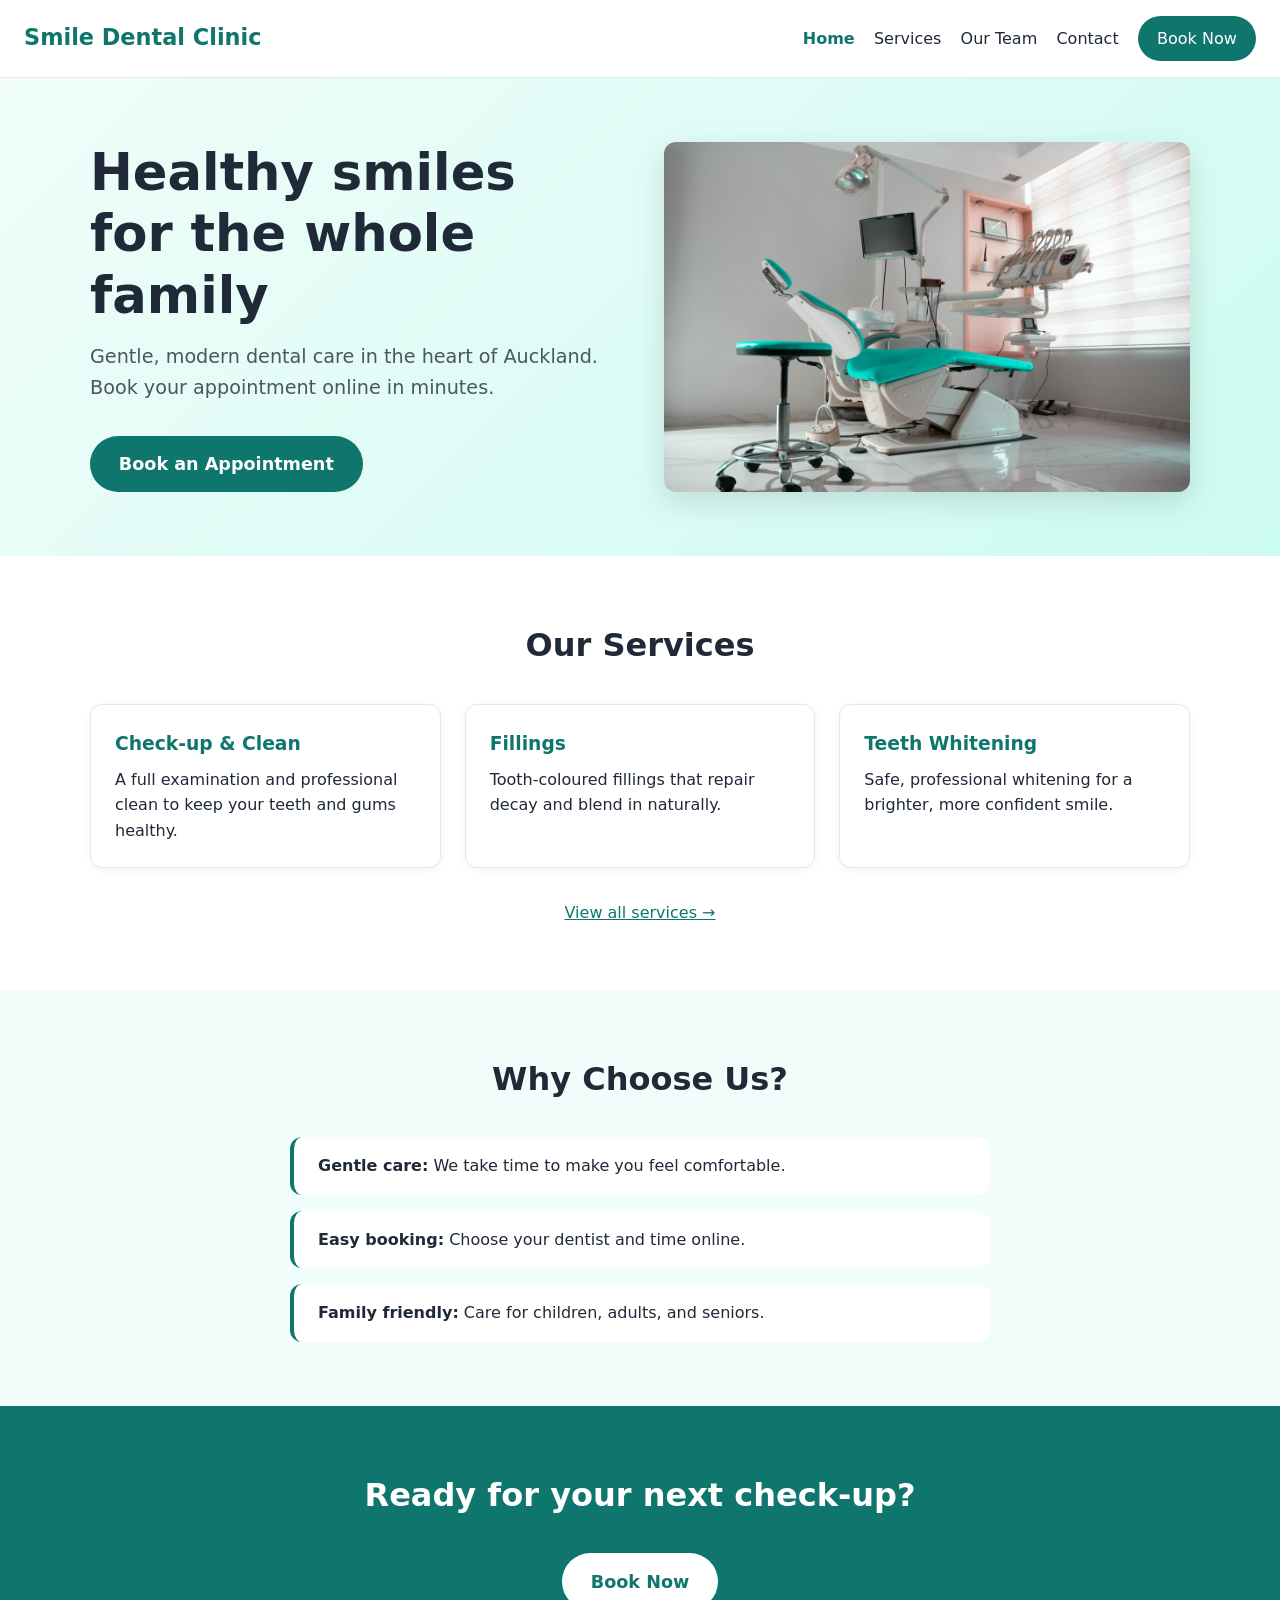
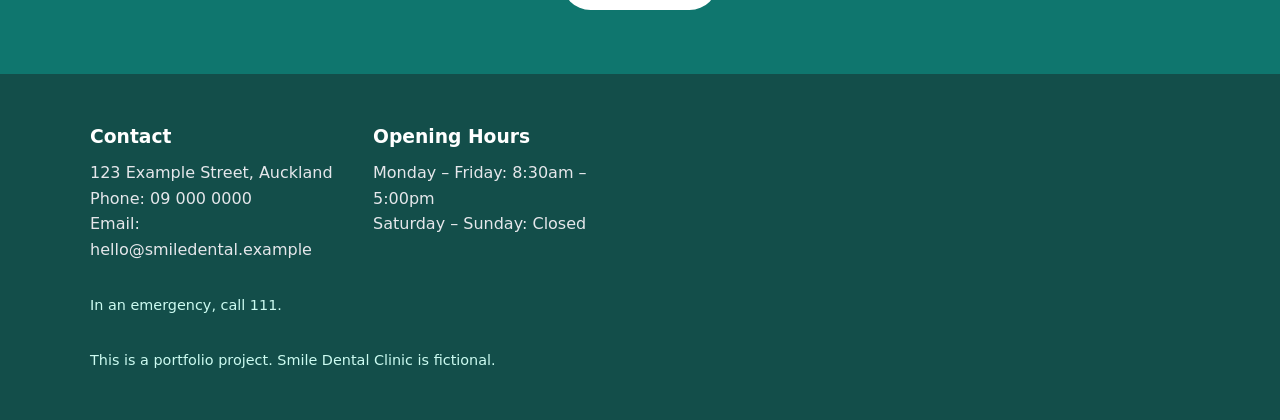
<file: frontend/index.html>
<!DOCTYPE html>
<html lang="en-NZ">
<head>
  <!-- Page settings (not visible on the page) -->
  <meta charset="UTF-8">
  <meta name="viewport" content="width=device-width, initial-scale=1.0">
  <meta name="description" content="Smile Dental Clinic offers friendly family dental care in Auckland. Book your appointment online.">
  <title>Smile Dental Clinic | Family Dental Care</title>
  <link rel="stylesheet" href="css/styles.css">
  <link rel="icon" href="images/favicon.svg" type="image/svg+xml">
</head>
<body>

  <!-- HEADER: logo and navigation menu -->
  <header class="site-header">
    <a href="index.html" class="logo">Smile Dental Clinic</a>
    <nav>
      <ul class="nav-links">
        <li><a href="index.html" aria-current="page">Home</a></li>
        <li><a href="services.html">Services</a></li>
        <li><a href="team.html">Our Team</a></li>
        <li><a href="contact.html">Contact</a></li>
        <li><a href="booking.html" class="btn">Book Now</a></li>
      </ul>
    </nav>
  </header>

  <main>

    <!-- HERO: the first big section visitors see -->
      <section class="hero">
      <div class="hero-text">
        <h1>Healthy smiles for the whole family</h1>
        <p>Gentle, modern dental care in the heart of Auckland. Book your appointment online in minutes.</p>
        <a href="booking.html" class="btn btn-large">Book an Appointment</a>
      </div>
      <img src="images/hero.jpg" alt="Bright, modern dental treatment room with a teal dental chair" width="1200" height="800" class="hero-image">
    </section>
    
    <!-- SERVICES PREVIEW: a few popular services -->
    <section class="services-preview">
      <h2>Our Services</h2>
      <div class="cards">
        <article class="card">
          <h3>Check-up &amp; Clean</h3>
          <p>A full examination and professional clean to keep your teeth and gums healthy.</p>
        </article>
        <article class="card">
          <h3>Fillings</h3>
          <p>Tooth-coloured fillings that repair decay and blend in naturally.</p>
        </article>
        <article class="card">
          <h3>Teeth Whitening</h3>
          <p>Safe, professional whitening for a brighter, more confident smile.</p>
        </article>
      </div>
      <a href="services.html">View all services →</a>
    </section>

    <!-- WHY CHOOSE US: reasons to trust the clinic -->
    <section class="why-us">
      <h2>Why Choose Us?</h2>
      <ul>
        <li><strong>Gentle care:</strong> We take time to make you feel comfortable.</li>
        <li><strong>Easy booking:</strong> Choose your dentist and time online.</li>
        <li><strong>Family friendly:</strong> Care for children, adults, and seniors.</li>
      </ul>
    </section>

    <!-- CALL TO ACTION: encourage booking -->
    <section class="cta">
      <h2>Ready for your next check-up?</h2>
      <a href="booking.html" class="btn btn-large">Book Now</a>
    </section>

  </main>

  <!-- FOOTER: contact details and important notices -->
  <footer class="site-footer">
    <div>
      <h3>Contact</h3>
      <p>123 Example Street, Auckland</p>
      <p>Phone: 09 000 0000</p>
      <p>Email: hello@smiledental.example</p>
    </div>
    <div>
      <h3>Opening Hours</h3>
      <p>Monday – Friday: 8:30am – 5:00pm</p>
      <p>Saturday – Sunday: Closed</p>
    </div>
    <p class="notice">In an emergency, call 111.</p>
    <p class="notice">This is a portfolio project. Smile Dental Clinic is fictional.</p>
  </footer>

  <script src="js/main.js"></script>
</body>
</html>
</file>
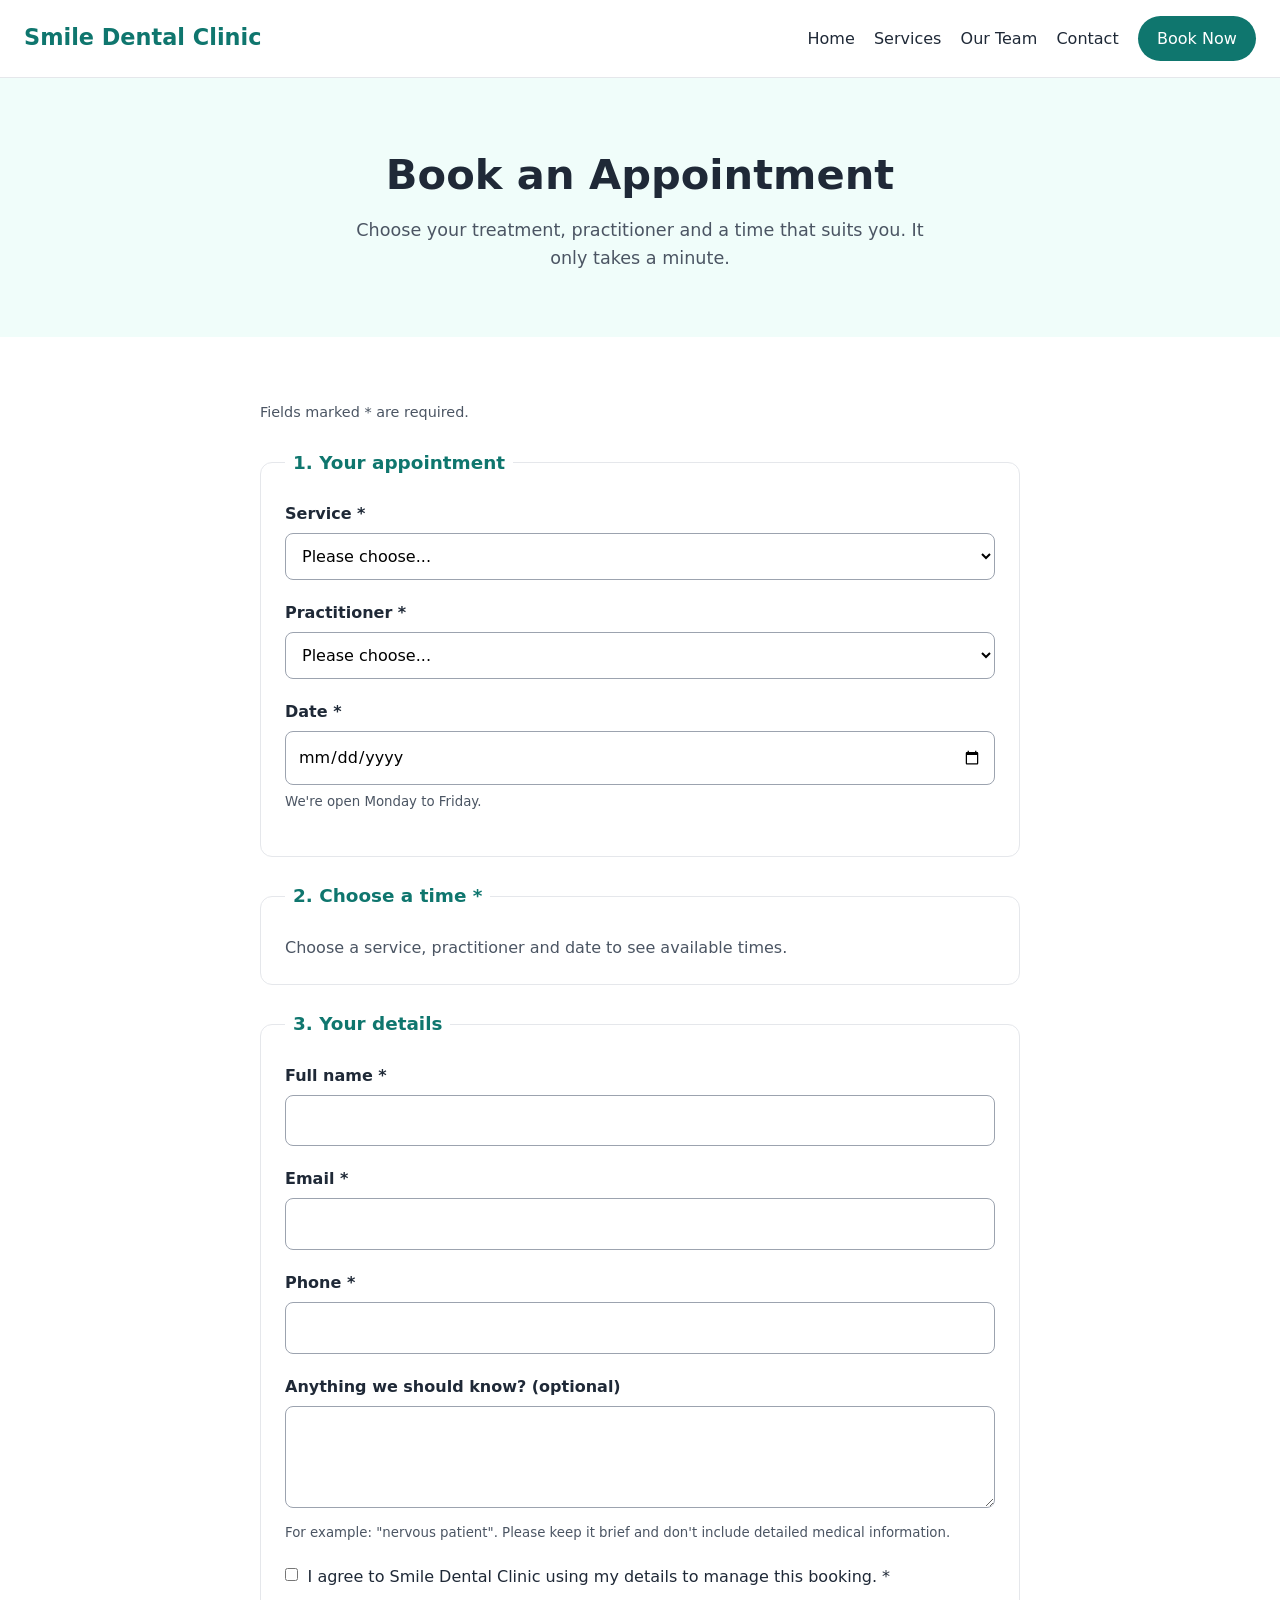
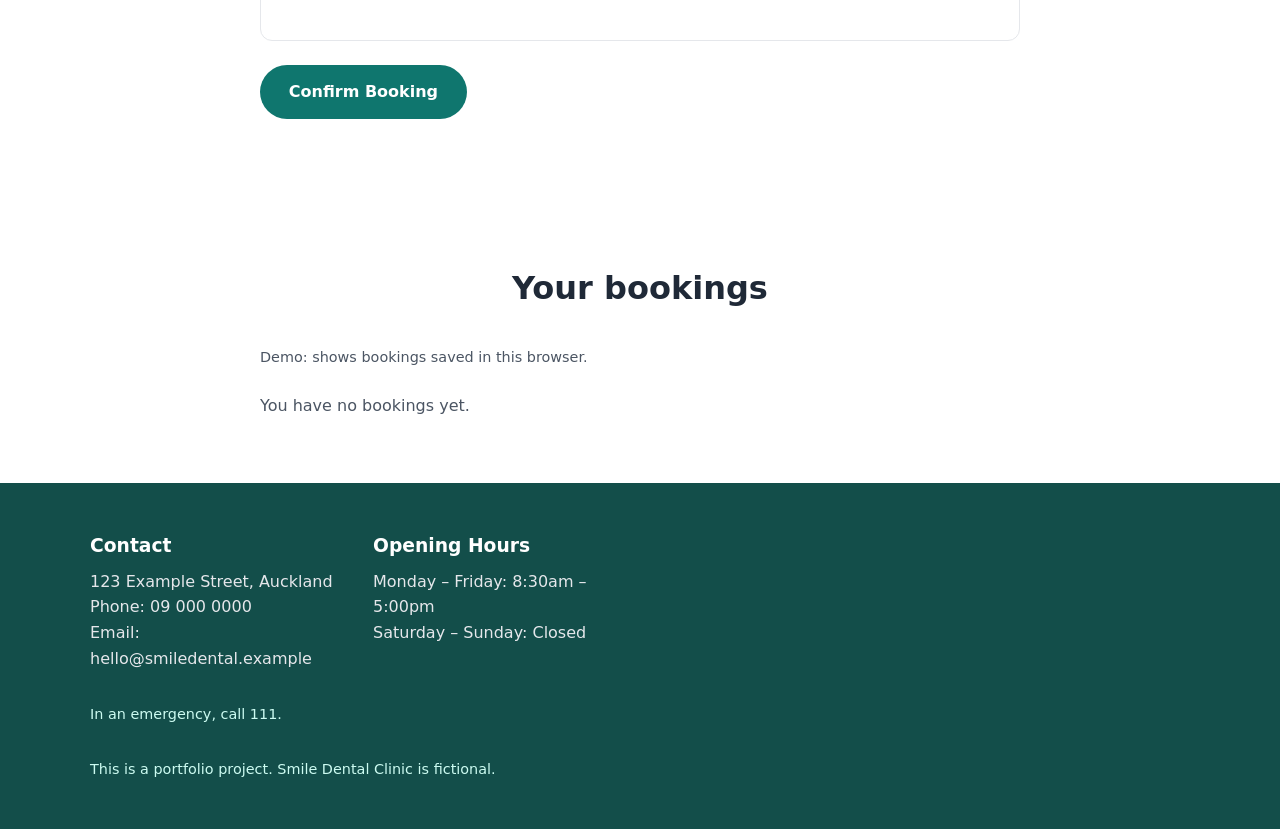
<file: frontend/booking.html>
<!doctype html>
<html lang="en-NZ">
  <head>
    <meta charset="UTF-8" />
    <meta name="viewport" content="width=device-width, initial-scale=1.0" />
    <meta
      name="description"
      content="Book a dental appointment online at Smile Dental Clinic."
    />
    <title>Book an Appointment | Smile Dental Clinic</title>
    <link rel="stylesheet" href="css/styles.css" />
    <link rel="icon" href="images/favicon.svg" type="image/svg+xml">
  </head>
  <body>
    <!-- HEADER -->
    <header class="site-header">
      <a href="index.html" class="logo">Smile Dental Clinic</a>
      <nav>
        <ul class="nav-links">
          <li><a href="index.html">Home</a></li>
          <li><a href="services.html">Services</a></li>
          <li><a href="team.html">Our Team</a></li>
          <li><a href="contact.html">Contact</a></li>
          <li>
            <a href="booking.html" class="btn" aria-current="page">Book Now</a>
          </li>
        </ul>
      </nav>
    </header>

    <main>
      <!-- PAGE HEADER -->
      <section class="page-header">
        <h1>Book an Appointment</h1>
        <p>
          Choose your treatment, practitioner and a time that suits you. It only
          takes a minute.
        </p>
      </section>

      <!-- BOOKING FORM -->
      <section>
        <form id="booking-form" class="booking-form">
          <p class="required-note">Fields marked * are required.</p>

          <!-- STEP 1: What and when -->
          <fieldset>
            <legend>1. Your appointment</legend>

            <div class="form-group">
              <label for="service">Service *</label>
              <select id="service" name="service" required>
                <option value="">Please choose...</option>
                <option value="checkup">Check-up &amp; Clean (45 min)</option>
                <option value="child-checkup">
                  Children's Check-up (30 min)
                </option>
                <option value="filling">Fillings (45 min)</option>
                <option value="whitening">Teeth Whitening (60 min)</option>
                <option value="extraction">Tooth Extraction (45 min)</option>
                <option value="emergency">
                  Emergency Appointment (30 min)
                </option>
              </select>
            </div>

            <div class="form-group">
              <label for="practitioner">Practitioner *</label>
              <select id="practitioner" name="practitioner" required>
                <option value="">Please choose...</option>
                <option value="aroha">Dr Aroha Smith (Dentist)</option>
                <option value="james">Dr James Patel (Dentist)</option>
                <option value="mei">Mei Chen (Dental Hygienist)</option>
                <option value="sophie">Sophie Taylor (Dental Therapist)</option>
              </select>
            </div>

            <div class="form-group">
              <label for="date">Date *</label>
              <input type="date" id="date" name="date" required />
              <small>We're open Monday to Friday.</small>
            </div>
          </fieldset>

          <!-- STEP 2: Time -->
          <fieldset>
            <legend>2. Choose a time *</legend>
            <div id="time-slots" class="time-slots">
              <p class="slots-message">
                Choose a service, practitioner and date to see available times.
              </p>
            </div>
          </fieldset>

          <!-- STEP 3: Patient details -->
          <fieldset>
            <legend>3. Your details</legend>

            <div class="form-group">
              <label for="patient-name">Full name *</label>
              <input
                type="text"
                id="patient-name"
                name="patientName"
                autocomplete="name"
                required
                minlength="2"
                maxlength="100"
              />
            </div>

            <div class="form-group">
              <label for="patient-email">Email *</label>
              <input
                type="email"
                id="patient-email"
                name="patientEmail"
                autocomplete="email"
                required
              />
            </div>

            <div class="form-group">
              <label for="patient-phone">Phone *</label>
              <input
                type="tel"
                id="patient-phone"
                name="patientPhone"
                autocomplete="tel"
                required
              />
            </div>

            <div class="form-group">
              <label for="notes">Anything we should know? (optional)</label>
              <textarea
                id="notes"
                name="notes"
                rows="3"
                maxlength="500"
              ></textarea>
              <small
                >For example: "nervous patient". Please keep it brief and don't
                include detailed medical information.</small
              >
            </div>

            <div class="form-group checkbox-group">
              <input
                type="checkbox"
                id="booking-consent"
                name="consent"
                required
              />
              <label for="booking-consent"
                >I agree to Smile Dental Clinic using my details to manage this
                booking.&nbsp;*</label
              >
            </div>
          </fieldset>

          <button type="submit" class="btn btn-large">Confirm Booking</button>
          <p id="booking-status" class="form-status" role="status"></p>
        </form>
      </section>

      <!-- MY BOOKINGS -->
      <section>
        <div class="my-bookings">
          <h2>Your bookings</h2>
          <p class="required-note">
            Demo: shows bookings saved in this browser.
          </p>
          <ul id="booking-list" class="booking-list"></ul>
        </div>
      </section>
    </main>

    <!-- FOOTER -->
    <footer class="site-footer">
      <div>
        <h3>Contact</h3>
        <p>123 Example Street, Auckland</p>
        <p>Phone: 09 000 0000</p>
        <p>Email: hello@smiledental.example</p>
      </div>
      <div>
        <h3>Opening Hours</h3>
        <p>Monday – Friday: 8:30am – 5:00pm</p>
        <p>Saturday – Sunday: Closed</p>
      </div>
      <p class="notice">In an emergency, call 111.</p>
      <p class="notice">
        This is a portfolio project. Smile Dental Clinic is fictional.
      </p>
    </footer>

    <script src="js/main.js"></script>
  </body>
</html>
</file>
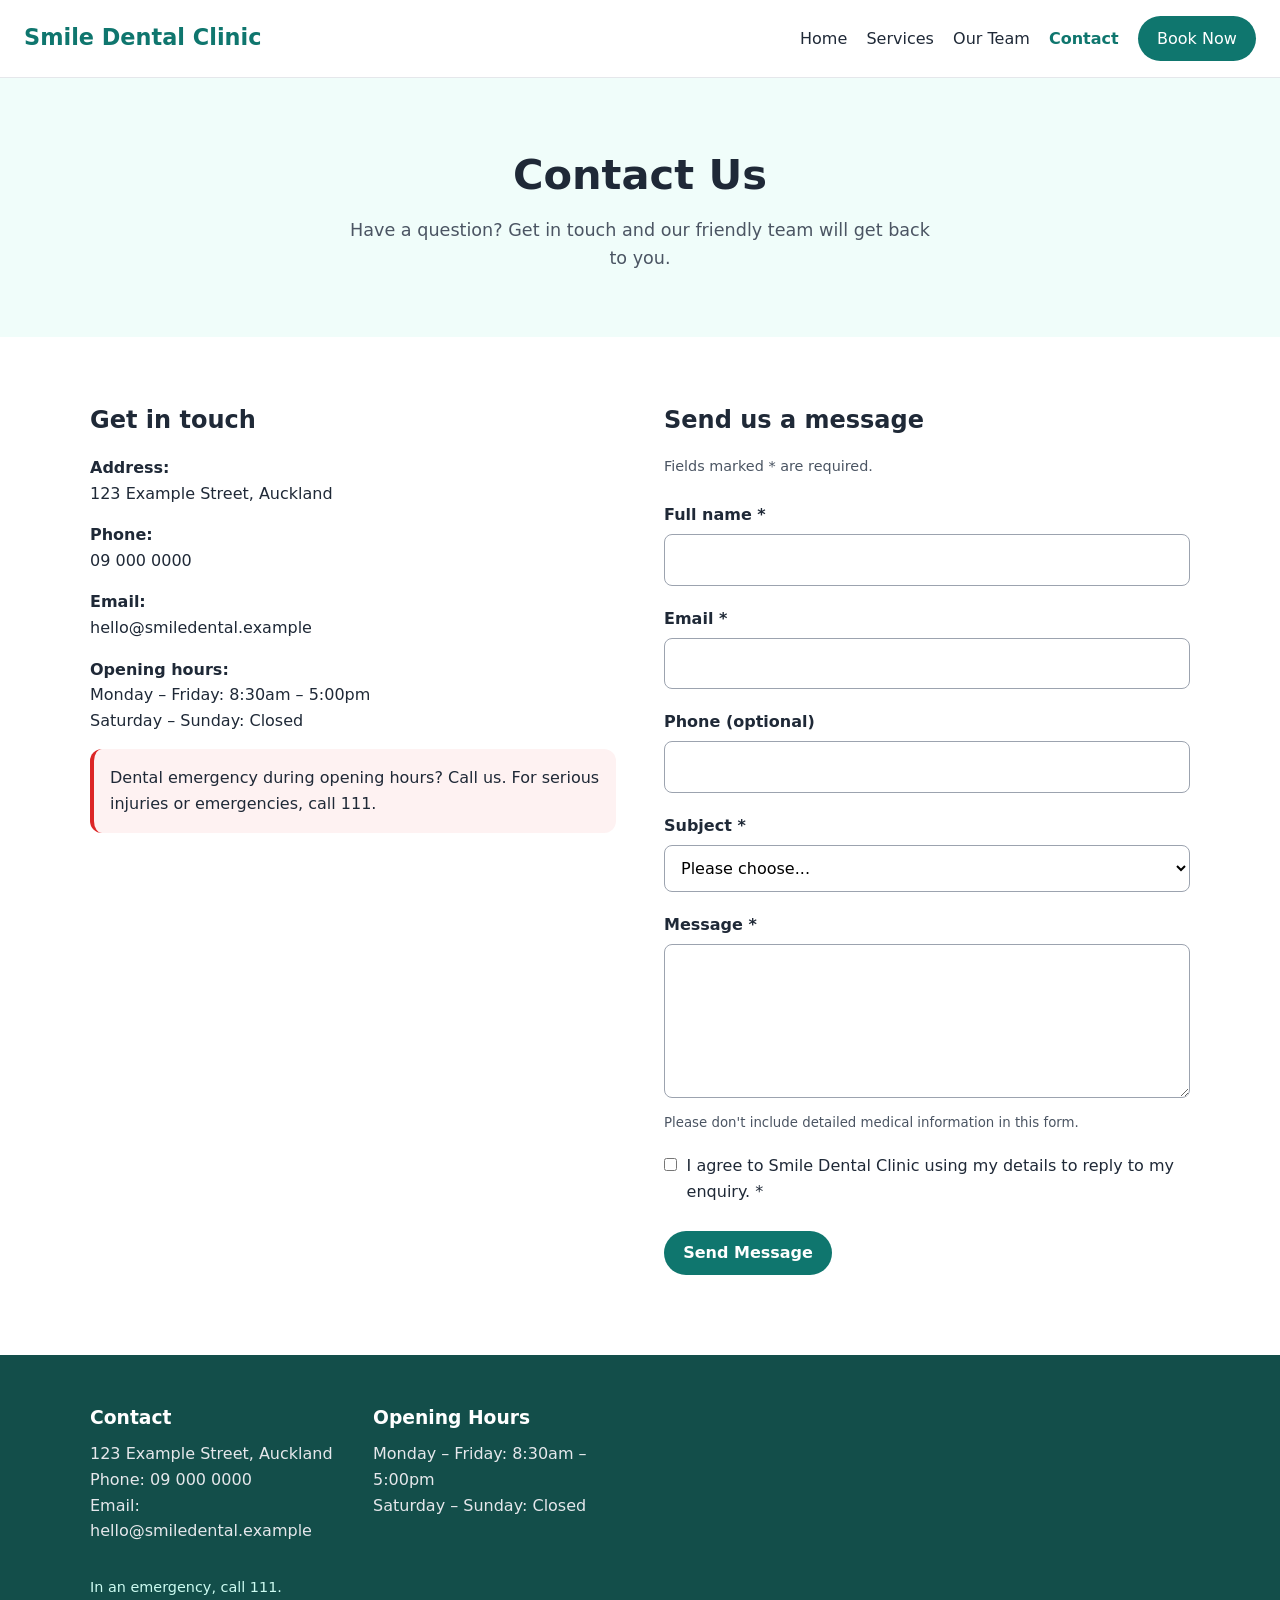
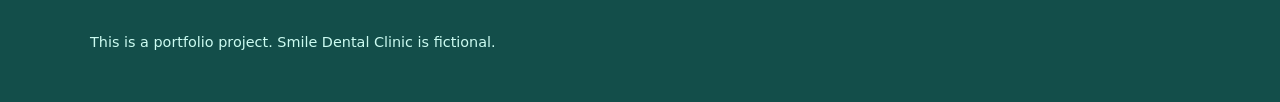
<file: frontend/contact.html>
<!DOCTYPE html>
<html lang="en-NZ">
<head>
  <meta charset="UTF-8">
  <meta name="viewport" content="width=device-width, initial-scale=1.0">
  <meta name="description" content="Contact Smile Dental Clinic. Find our address, opening hours and send us a message.">
  <title>Contact Us | Smile Dental Clinic</title>
  <link rel="stylesheet" href="css/styles.css">
  <link rel="icon" href="images/favicon.svg" type="image/svg+xml">
</head>
<body>

  <!-- HEADER -->
  <header class="site-header">
    <a href="index.html" class="logo">Smile Dental Clinic</a>
    <nav>
      <ul class="nav-links">
        <li><a href="index.html">Home</a></li>
        <li><a href="services.html">Services</a></li>
        <li><a href="team.html">Our Team</a></li>
        <li><a href="contact.html" aria-current="page">Contact</a></li>
        <li><a href="booking.html" class="btn">Book Now</a></li>
      </ul>
    </nav>
  </header>

  <main>

    <!-- PAGE HEADER -->
    <section class="page-header">
      <h1>Contact Us</h1>
      <p>Have a question? Get in touch and our friendly team will get back to you.</p>
    </section>

    <!-- CONTACT DETAILS + FORM -->
    <section class="contact-layout">

      <!-- Left: clinic details -->
      <div class="contact-info">
        <h2>Get in touch</h2>
        <p><strong>Address:</strong><br>123 Example Street, Auckland</p>
        <p><strong>Phone:</strong><br>09 000 0000</p>
        <p><strong>Email:</strong><br>hello@smiledental.example</p>
        <p><strong>Opening hours:</strong><br>Monday – Friday: 8:30am – 5:00pm<br>Saturday – Sunday: Closed</p>
        <p class="emergency">Dental emergency during opening hours? Call us. For serious injuries or emergencies, call 111.</p>
      </div>

      <!-- Right: contact form -->
      <div class="contact-form-wrapper">
        <h2>Send us a message</h2>
        <p class="required-note">Fields marked * are required.</p>

        <form id="contact-form">

          <div class="form-group">
            <label for="name">Full name *</label>
            <input type="text" id="name" name="name" autocomplete="name" required minlength="2" maxlength="100">
          </div>

          <div class="form-group">
            <label for="email">Email *</label>
            <input type="email" id="email" name="email" autocomplete="email" required>
          </div>

          <div class="form-group">
            <label for="phone">Phone (optional)</label>
            <input type="tel" id="phone" name="phone" autocomplete="tel">
          </div>

          <div class="form-group">
            <label for="subject">Subject *</label>
            <select id="subject" name="subject" required>
              <option value="">Please choose...</option>
              <option value="general">General enquiry</option>
              <option value="appointment">Question about an appointment</option>
              <option value="billing">Billing</option>
              <option value="feedback">Feedback</option>
            </select>
          </div>

          <div class="form-group">
            <label for="message">Message *</label>
            <textarea id="message" name="message" rows="5" required minlength="10" maxlength="1000"></textarea>
            <small>Please don't include detailed medical information in this form.</small>
          </div>

          <div class="form-group checkbox-group">
            <input type="checkbox" id="consent" name="consent" required>
            <label for="consent">I agree to Smile Dental Clinic using my details to reply to my enquiry.&nbsp;*</label>
          </div>

          <button type="submit" class="btn">Send Message</button>

          <!-- Success message appears here -->
          <p id="form-status" class="form-status" role="status"></p>

        </form>
      </div>

    </section>

  </main>

  <!-- FOOTER -->
  <footer class="site-footer">
    <div>
      <h3>Contact</h3>
      <p>123 Example Street, Auckland</p>
      <p>Phone: 09 000 0000</p>
      <p>Email: hello@smiledental.example</p>
    </div>
    <div>
      <h3>Opening Hours</h3>
      <p>Monday – Friday: 8:30am – 5:00pm</p>
      <p>Saturday – Sunday: Closed</p>
    </div>
    <p class="notice">In an emergency, call 111.</p>
    <p class="notice">This is a portfolio project. Smile Dental Clinic is fictional.</p>
  </footer>

  <script src="js/main.js"></script>
</body>
</html>
</file>
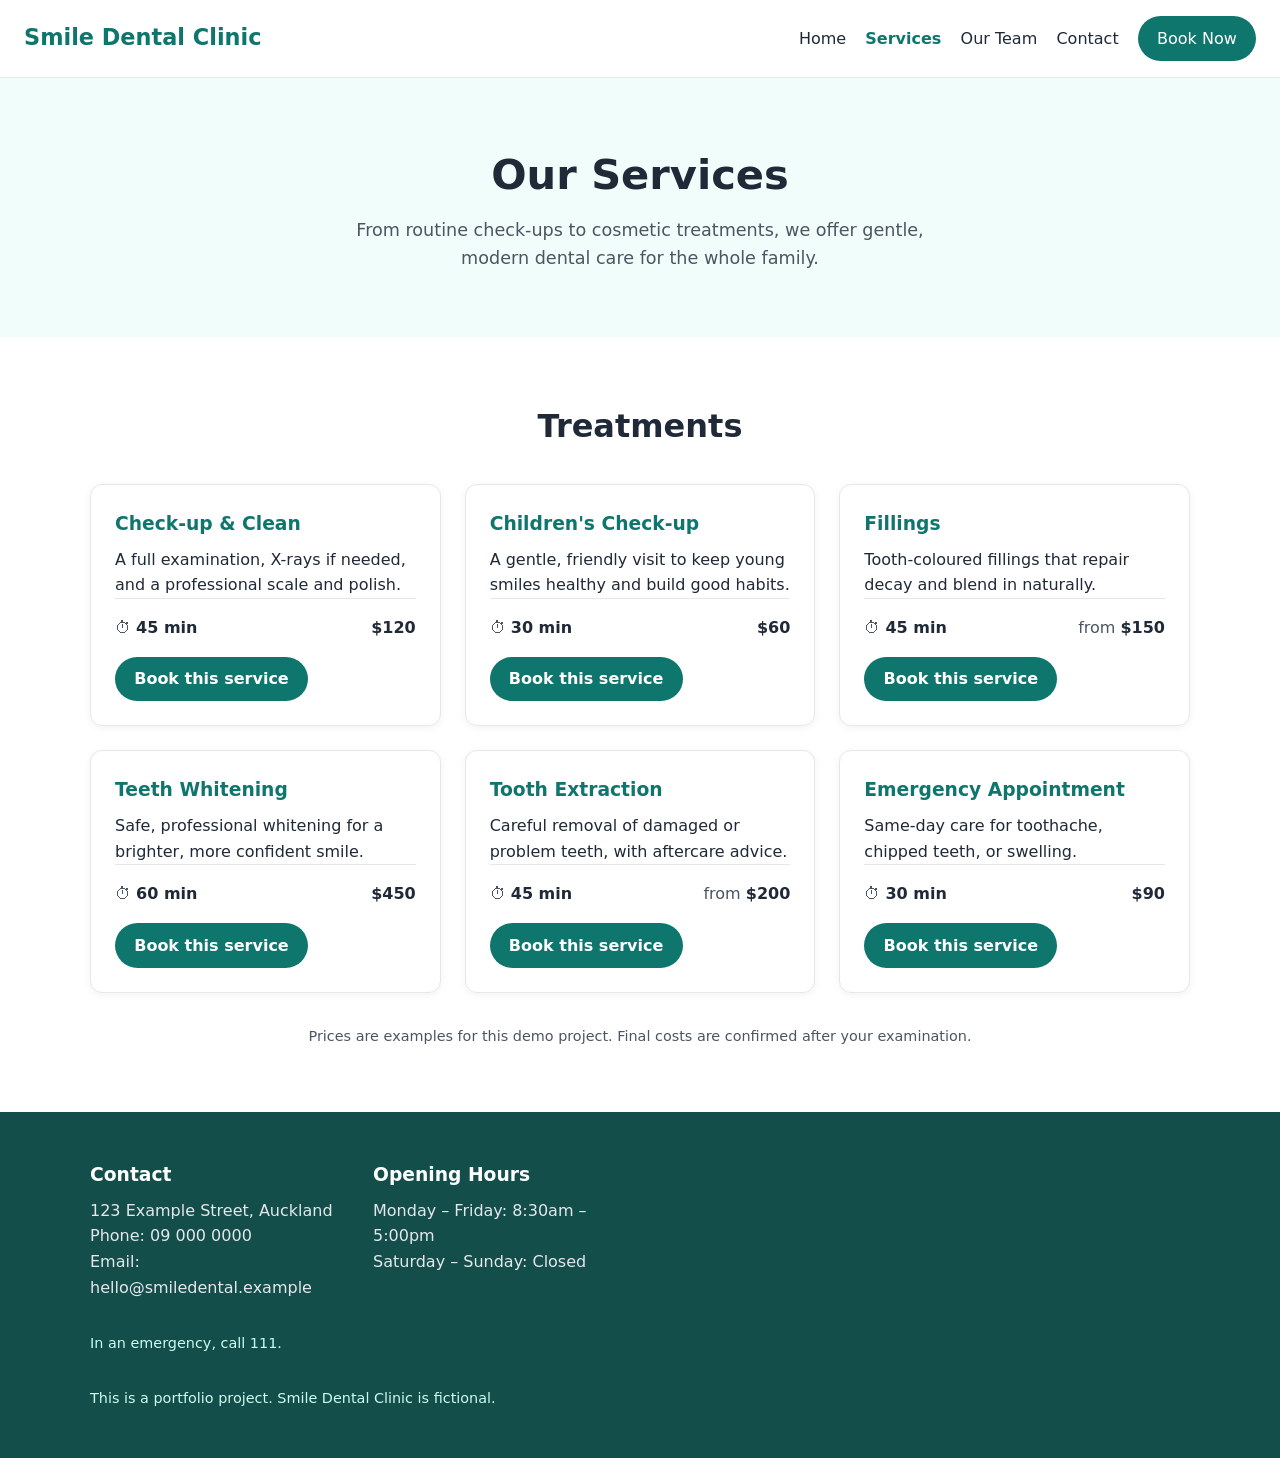
<file: frontend/services.html>
<!DOCTYPE html>
<html lang="en-NZ">
<head>
  <meta charset="UTF-8">
  <meta name="viewport" content="width=device-width, initial-scale=1.0">
  <meta name="description" content="Dental services at Smile Dental Clinic, including check-ups, fillings, whitening and more.">
  <title>Our Services | Smile Dental Clinic</title>
  <link rel="stylesheet" href="css/styles.css">
  <link rel="icon" href="images/favicon.svg" type="image/svg+xml">
</head>
<body>

  <!-- HEADER (same as the homepage) -->
  <header class="site-header">
    <a href="index.html" class="logo">Smile Dental Clinic</a>
    <nav>
      <ul class="nav-links">
        <li><a href="index.html">Home</a></li>
        <li><a href="services.html" aria-current="page">Services</a></li>
        <li><a href="team.html">Our Team</a></li>
        <li><a href="contact.html">Contact</a></li>
        <li><a href="booking.html" class="btn">Book Now</a></li>
      </ul>
    </nav>
  </header>

  <main>

    <!-- PAGE HEADER -->
    <section class="page-header">
      <h1>Our Services</h1>
      <p>From routine check-ups to cosmetic treatments, we offer gentle, modern dental care for the whole family.</p>
    </section>

    <!-- SERVICES LIST -->
    <section class="services-list">
      <h2>Treatments</h2>
      <div class="cards">

        <article class="card service-card">
          <h3>Check-up &amp; Clean</h3>
          <p>A full examination, X-rays if needed, and a professional scale and polish.</p>
          <div class="service-meta">
            <span>⏱ <strong>45 min</strong></span>
            <span><strong>$120</strong></span>
          </div>
          <a href="booking.html" class="btn">Book this service</a>
        </article>

        <article class="card service-card">
          <h3>Children's Check-up</h3>
          <p>A gentle, friendly visit to keep young smiles healthy and build good habits.</p>
          <div class="service-meta">
            <span>⏱ <strong>30 min</strong></span>
            <span><strong>$60</strong></span>
          </div>
          <a href="booking.html" class="btn">Book this service</a>
        </article>

        <article class="card service-card">
          <h3>Fillings</h3>
          <p>Tooth-coloured fillings that repair decay and blend in naturally.</p>
          <div class="service-meta">
            <span>⏱ <strong>45 min</strong></span>
            <span>from <strong>$150</strong></span>
          </div>
          <a href="booking.html" class="btn">Book this service</a>
        </article>

        <article class="card service-card">
          <h3>Teeth Whitening</h3>
          <p>Safe, professional whitening for a brighter, more confident smile.</p>
          <div class="service-meta">
            <span>⏱ <strong>60 min</strong></span>
            <span><strong>$450</strong></span>
          </div>
          <a href="booking.html" class="btn">Book this service</a>
        </article>

        <article class="card service-card">
          <h3>Tooth Extraction</h3>
          <p>Careful removal of damaged or problem teeth, with aftercare advice.</p>
          <div class="service-meta">
            <span>⏱ <strong>45 min</strong></span>
            <span>from <strong>$200</strong></span>
          </div>
          <a href="booking.html" class="btn">Book this service</a>
        </article>

        <article class="card service-card">
          <h3>Emergency Appointment</h3>
          <p>Same-day care for toothache, chipped teeth, or swelling.</p>
          <div class="service-meta">
            <span>⏱ <strong>30 min</strong></span>
            <span><strong>$90</strong></span>
          </div>
          <a href="booking.html" class="btn">Book this service</a>
        </article>

      </div>
      <p class="price-note">Prices are examples for this demo project. Final costs are confirmed after your examination.</p>
    </section>

  </main>

  <!-- FOOTER (same as the homepage) -->
  <footer class="site-footer">
    <div>
      <h3>Contact</h3>
      <p>123 Example Street, Auckland</p>
      <p>Phone: 09 000 0000</p>
      <p>Email: hello@smiledental.example</p>
    </div>
    <div>
      <h3>Opening Hours</h3>
      <p>Monday – Friday: 8:30am – 5:00pm</p>
      <p>Saturday – Sunday: Closed</p>
    </div>
    <p class="notice">In an emergency, call 111.</p>
    <p class="notice">This is a portfolio project. Smile Dental Clinic is fictional.</p>
  </footer>

  <script src="js/main.js"></script>
</body>
</html>
</file>
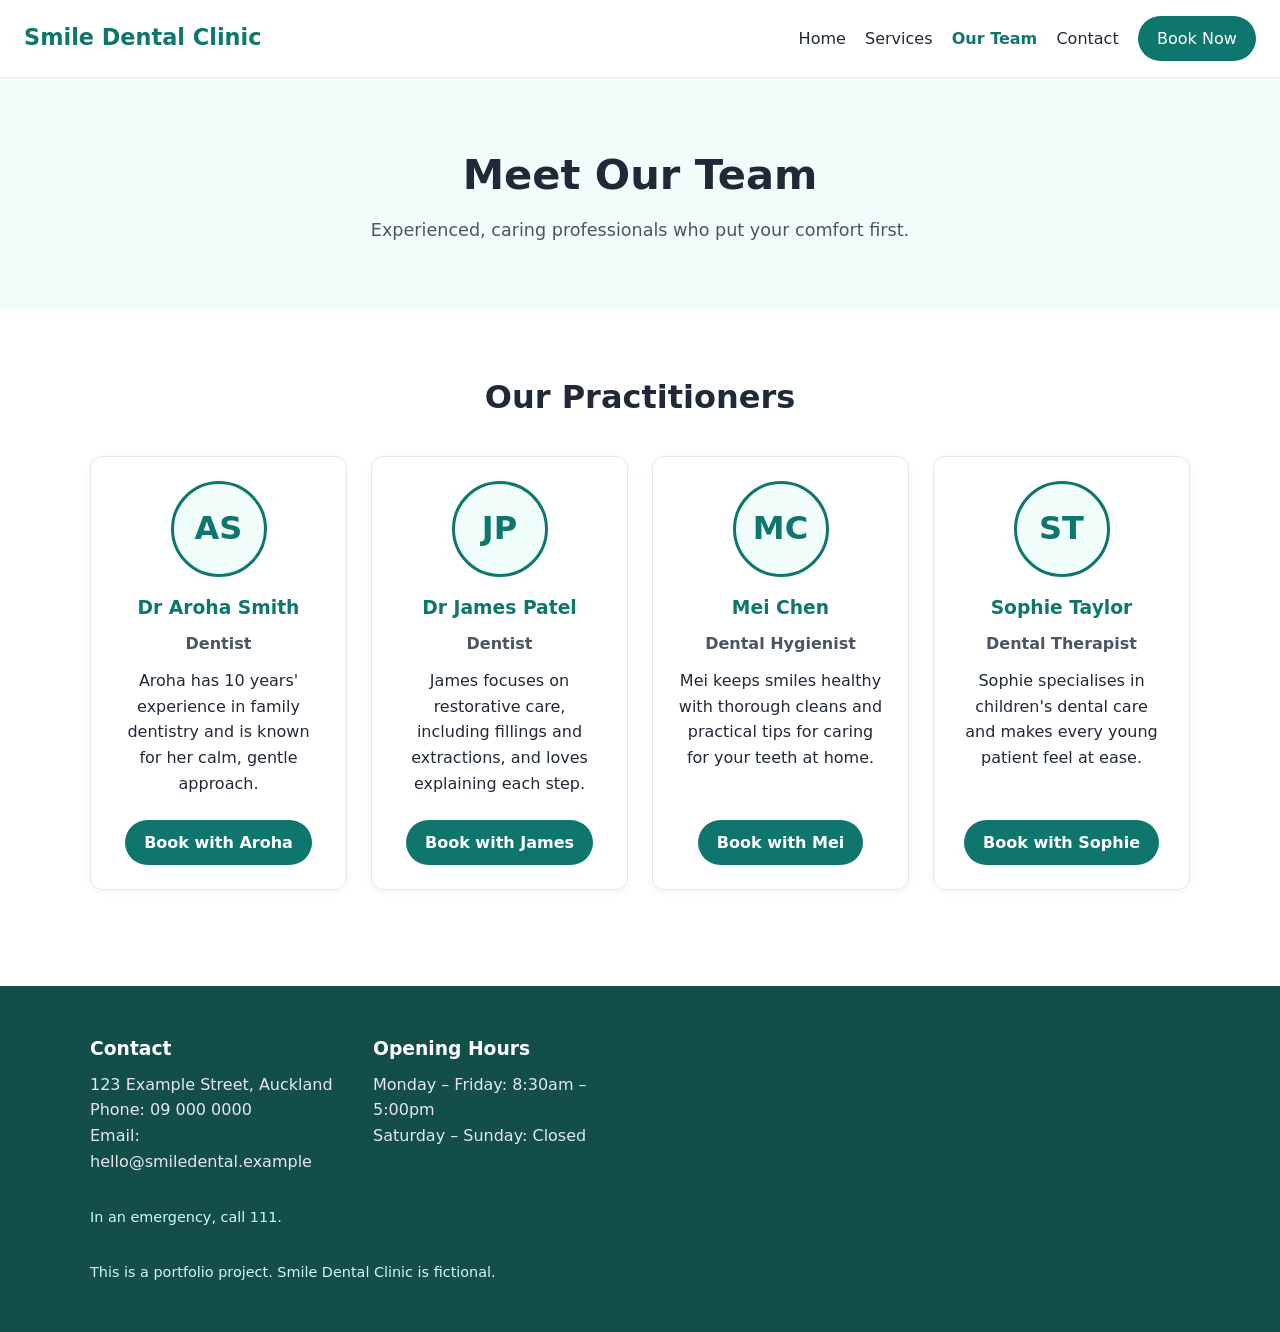
<file: frontend/team.html>
<!doctype html>
<html lang="en-NZ">
  <head>
    <meta charset="UTF-8" />
    <meta name="viewport" content="width=device-width, initial-scale=1.0" />
    <meta
      name="description"
      content="Meet the friendly dental team at Smile Dental Clinic."
    />
    <title>Our Team | Smile Dental Clinic</title>
    <link rel="stylesheet" href="css/styles.css" />
    <link rel="icon" href="images/favicon.svg" type="image/svg+xml" />
  </head>
  <body>
    <!-- HEADER -->
    <header class="site-header">
      <a href="index.html" class="logo">Smile Dental Clinic</a>
      <nav>
        <ul class="nav-links">
          <li><a href="index.html">Home</a></li>
          <li><a href="services.html">Services</a></li>
          <li><a href="team.html" aria-current="page">Our Team</a></li>
          <li><a href="contact.html">Contact</a></li>
          <li><a href="booking.html" class="btn">Book Now</a></li>
        </ul>
      </nav>
    </header>

    <main>
      <!-- PAGE HEADER -->
      <section class="page-header">
        <h1>Meet Our Team</h1>
        <p>Experienced, caring professionals who put your comfort first.</p>
      </section>

      <!-- TEAM LIST -->
      <section class="team-list">
        <h2>Our Practitioners</h2>
        <div class="cards">
          <article class="card team-card">
            <div class="avatar" aria-hidden="true">AS</div>
            <h3>Dr Aroha Smith</h3>
            <p class="role">Dentist</p>
            <p>
              Aroha has 10 years' experience in family dentistry and is known
              for her calm, gentle approach.
            </p>
            <a href="booking.html" class="btn">Book with Aroha</a>
          </article>

          <article class="card team-card">
            <div class="avatar" aria-hidden="true">JP</div>
            <h3>Dr James Patel</h3>
            <p class="role">Dentist</p>
            <p>
              James focuses on restorative care, including fillings and
              extractions, and loves explaining each step.
            </p>
            <a href="booking.html" class="btn">Book with James</a>
          </article>

          <article class="card team-card">
            <div class="avatar" aria-hidden="true">MC</div>
            <h3>Mei Chen</h3>
            <p class="role">Dental Hygienist</p>
            <p>
              Mei keeps smiles healthy with thorough cleans and practical tips
              for caring for your teeth at home.
            </p>
            <a href="booking.html" class="btn">Book with Mei</a>
          </article>

          <article class="card team-card">
            <div class="avatar" aria-hidden="true">ST</div>
            <h3>Sophie Taylor</h3>
            <p class="role">Dental Therapist</p>
            <p>
              Sophie specialises in children's dental care and makes every young
              patient feel at ease.
            </p>
            <a href="booking.html" class="btn">Book with Sophie</a>
          </article>
        </div>
      </section>
    </main>

    <!-- FOOTER -->
    <footer class="site-footer">
      <div>
        <h3>Contact</h3>
        <p>123 Example Street, Auckland</p>
        <p>Phone: 09 000 0000</p>
        <p>Email: hello@smiledental.example</p>
      </div>
      <div>
        <h3>Opening Hours</h3>
        <p>Monday – Friday: 8:30am – 5:00pm</p>
        <p>Saturday – Sunday: Closed</p>
      </div>
      <p class="notice">In an emergency, call 111.</p>
      <p class="notice">
        This is a portfolio project. Smile Dental Clinic is fictional.
      </p>
    </footer>

    <script src="js/main.js"></script>
  </body>
</html>
</file>
<file: frontend/css/styles.css>
/* =========================================
   BRAND SETTINGS
   Change these to rebrand for another clinic
   ========================================= */
:root {
--color-primary: #0f766e;    /* main teal */
  --color-primary-dark: #115e59; /* darker teal for hover */
  --color-light: #f0fdfa;        /* very light teal background */
  --color-text: #1f2937;         /* dark grey text */
  --color-muted: #4b5563;        /* lighter grey text */
  --color-border: #e5e7eb;
  --radius: 12px;                /* rounded corners */
}

/* =========================================
   BASE STYLES (apply to the whole page)
   ========================================= */
* {
  box-sizing: border-box;
  margin: 0;
  padding: 0;
}

body {
  font-family: system-ui, -apple-system, "Segoe UI", Roboto, sans-serif;
  color: var(--color-text);
  line-height: 1.6;
  background: #ffffff;
}

a {
  color: var(--color-primary);
}

/* Clear outline when using the keyboard (accessibility) */
a:focus-visible {
  outline: 3px solid #f59e0b;
  outline-offset: 3px;
}

h2 {
  font-size: 2rem;
  text-align: center;
  margin-bottom: 2rem;
}

/* Every section: space above/below, content centred and max 1100px wide */
main section {
  padding: 4rem max(1.5rem, calc((100% - 1100px) / 2));
}

/* =========================================
   BUTTONS
   ========================================= */
.btn {
  display: inline-block;
  background: var(--color-primary);
  color: #ffffff;
  padding: 0.6rem 1.2rem;
  border-radius: 999px;
  text-decoration: none;
  font-weight: 600;
  transition: background 0.2s;
}

.btn:hover {
  background: var(--color-primary-dark);
}

.btn-large {
  padding: 0.9rem 1.8rem;
  font-size: 1.1rem;
}

/* =========================================
   HEADER AND NAVIGATION
   ========================================= */
.site-header {
  display: flex;
  flex-wrap: wrap;
  justify-content: space-between;
  align-items: center;
  gap: 1rem;
  padding: 1rem 1.5rem;
  background: #ffffff;
  border-bottom: 1px solid var(--color-border);
  position: sticky;   /* header stays at the top when scrolling */
  top: 0;
  z-index: 10;
}

.logo {
  font-size: 1.4rem;
  font-weight: 700;
  color: var(--color-primary);
  text-decoration: none;
}

.nav-links {
  list-style: none;   /* removes the bullet points */
  display: flex;      /* puts the links in a row */
  flex-wrap: wrap;
  align-items: center;
  gap: 1.2rem;
}

.nav-links a {
  color: var(--color-text);
  text-decoration: none;
  font-weight: 500;
}

.nav-links a:not(.btn):hover {
  color: var(--color-primary);
}

.nav-links .btn {
  color: #ffffff;
}

/* =========================================
   HERO SECTION
   ========================================= */
.hero {
  text-align: center;
  background: linear-gradient(135deg, var(--color-light), #ccfbf1);
}

.hero h1 {
  font-size: clamp(2rem, 5vw, 3.2rem); /* grows with screen size */
  line-height: 1.2;
  margin-bottom: 1rem;
}

.hero p {
  font-size: 1.2rem;
  color: var(--color-muted);
  max-width: 600px;
  margin: 0 auto 2rem;
}

/* =========================================
   SERVICES PREVIEW
   ========================================= */
.services-preview {
  text-align: center;
}

.cards {
  display: grid;
  grid-template-columns: repeat(auto-fit, minmax(250px, 1fr));
  gap: 1.5rem;
  margin-bottom: 2rem;
}

.card {
  text-align: left;
  background: #ffffff;
  border: 1px solid var(--color-border);
  border-radius: var(--radius);
  padding: 1.5rem;
  box-shadow: 0 2px 8px rgba(0, 0, 0, 0.05);
  transition: transform 0.2s;
}

.card:hover {
  transform: translateY(-4px); /* lifts slightly on hover */
}

.card h3 {
  color: var(--color-primary);
  margin-bottom: 0.5rem;
}

/* =========================================
   WHY CHOOSE US
   ========================================= */
.why-us {
  background: var(--color-light);
}

.why-us ul {
  list-style: none;
  display: grid;
  gap: 1rem;
  max-width: 700px;
  margin: 0 auto;
}

.why-us li {
  background: #ffffff;
  padding: 1rem 1.5rem;
  border-left: 4px solid var(--color-primary);
  border-radius: var(--radius);
}

/* =========================================
   CALL TO ACTION
   ========================================= */
.cta {
  text-align: center;
  background: var(--color-primary);
  color: #ffffff;
}

.cta .btn {
  background: #ffffff;
  color: var(--color-primary);
}

.cta .btn:hover {
  background: var(--color-light);
}

/* =========================================
   FOOTER
   ========================================= */
.site-footer {
  display: grid;
  grid-template-columns: repeat(auto-fit, minmax(250px, 1fr));
  gap: 2rem;
  padding: 3rem max(1.5rem, calc((100% - 1100px) / 2));
  background: #134e4a;
  color: #e5e7eb;
}

.site-footer h3 {
  color: #ffffff;
  margin-bottom: 0.5rem;
}

.notice {
  grid-column: 1 / -1; /* stretches across the full width */
  font-size: 0.9rem;
  color: #ccfbf1;
}

/* =========================================
   SMALL SCREENS (phones)
   ========================================= */
@media (max-width: 600px) {
  .site-header {
    flex-direction: column;
    align-items: flex-start;
    position: static;
    gap: 0.5rem;
  }

  main section {
    padding-top: 3rem;
    padding-bottom: 3rem;
  }
}


/* =========================================
   INNER PAGES (Services, Team, Contact...)
   ========================================= */

/* Highlight the current page in the menu */
.nav-links a[aria-current="page"]:not(.btn) {
  color: var(--color-primary);
  font-weight: 700;
}

/* Coloured banner at the top of inner pages */
.page-header {
  text-align: center;
  background: var(--color-light);
}

.page-header h1 {
  font-size: clamp(2rem, 4vw, 2.6rem);
  margin-bottom: 0.5rem;
}

.page-header p {
  color: var(--color-muted);
  max-width: 600px;
  margin: 0 auto;
  font-size: 1.1rem;
}

/* Service cards: stack contents so buttons line up */
.service-card {
  display: flex;
  flex-direction: column;
}

.service-meta {
  display: flex;
  justify-content: space-between;
  margin-top: auto;   /* pushes duration/price to the bottom */
  padding: 1rem 0;
  border-top: 1px solid var(--color-border);
  color: var(--color-muted);
}

.service-meta strong {
  color: var(--color-text);
}

.service-card .btn {
  align-self: flex-start;
}

.price-note {
  text-align: center;
  color: var(--color-muted);
  font-size: 0.9rem;
}


/* =========================================
   TEAM PAGE
   ========================================= */
.team-card {
  display: flex;
  flex-direction: column;
  align-items: center;   /* centres everything horizontally */
  text-align: center;
}

.avatar {
  width: 96px;
  height: 96px;
  border-radius: 50%;    /* makes the square a circle */
  display: flex;
  align-items: center;
  justify-content: center;
  margin-bottom: 1rem;
  background: var(--color-light);
  border: 3px solid var(--color-primary);
  color: var(--color-primary);
  font-size: 2rem;
  font-weight: 700;
}

.role {
  color: var(--color-muted);
  font-weight: 600;
  margin-bottom: 0.75rem;
}

.team-card .btn {
  margin-top: auto;      /* keeps buttons lined up at the bottom */
}

.team-card p:not(.role) {
  margin-bottom: 1.5rem;
}


/* =========================================
   CONTACT PAGE
   ========================================= */

/* Two columns on wide screens, one on phones */
.contact-layout {
  display: grid;
  grid-template-columns: repeat(auto-fit, minmax(300px, 1fr));
  gap: 3rem;
}

.contact-layout h2 {
  text-align: left;
  font-size: 1.5rem;
  margin-bottom: 1rem;
}

.contact-info p {
  margin-bottom: 1rem;
}

.emergency {
  padding: 1rem;
  border-left: 4px solid #dc2626;
  background: #fef2f2;
  border-radius: var(--radius);
}

.required-note {
  color: var(--color-muted);
  font-size: 0.9rem;
  margin-bottom: 1.5rem;
}

/* ---------- Form fields ---------- */
.form-group {
  margin-bottom: 1.25rem;
}

.form-group label {
  display: block;
  font-weight: 600;
  margin-bottom: 0.4rem;
}

.form-group input,
.form-group select,
.form-group textarea {
  width: 100%;
  padding: 0.75rem;
  border: 1px solid #9ca3af;
  border-radius: 8px;
  font: inherit;
  background: #ffffff;
}

/* Clear highlight on the field you're typing in */
.form-group input:focus,
.form-group select:focus,
.form-group textarea:focus {
  outline: 3px solid var(--color-primary);
  outline-offset: 1px;
}

/* Red border on fields with a mistake (after the user has interacted) */
.form-group input:user-invalid,
.form-group select:user-invalid,
.form-group textarea:user-invalid {
  border-color: #dc2626;
}

.form-group small {
  display: block;
  margin-top: 0.4rem;
  color: var(--color-muted);
}

/* Checkbox sits next to its label */
.checkbox-group {
  display: flex;
  align-items: flex-start;
  gap: 0.6rem;
}

.checkbox-group input {
  width: auto;
  margin-top: 0.3rem;
}

.checkbox-group label {
  font-weight: 400;
}

/* Make the <button> look like our link buttons */
button.btn {
  border: none;
  cursor: pointer;
  font: inherit;
  font-weight: 600;
}

.form-status {
  margin-top: 1rem;
  color: var(--color-primary);
  font-weight: 600;
}

/* =========================================
   BOOKING PAGE
   ========================================= */
.booking-form {
  max-width: 760px;
  margin: 0 auto;
}

.booking-form fieldset {
  border: 1px solid var(--color-border);
  border-radius: var(--radius);
  padding: 1.5rem;
  margin-bottom: 1.5rem;
}

.booking-form legend {
  padding: 0 0.5rem;
  font-weight: 700;
  font-size: 1.15rem;
  color: var(--color-primary);
}

/* Grid of time buttons */
.time-slots {
  display: grid;
  grid-template-columns: repeat(auto-fill, minmax(100px, 1fr));
  gap: 0.75rem;
}

.slots-message {
  grid-column: 1 / -1;
  color: var(--color-muted);
}

/* Each time slot = a hidden radio button with a styled label */
.slot input {
  position: absolute;
  opacity: 0;
}

.slot span {
  display: block;
  padding: 0.6rem;
  text-align: center;
  border: 1px solid #9ca3af;
  border-radius: 8px;
  cursor: pointer;
  font-weight: 600;
}

.slot span:hover {
  border-color: var(--color-primary);
}

/* Selected time */
.slot input:checked + span {
  background: var(--color-primary);
  border-color: var(--color-primary);
  color: #ffffff;
}

/* Keyboard focus */
.slot input:focus-visible + span {
  outline: 3px solid var(--color-primary);
  outline-offset: 2px;
}

/* Already booked */
.slot input:disabled + span {
  opacity: 0.4;
  text-decoration: line-through;
  cursor: not-allowed;
}

/* =========================================
   MY BOOKINGS LIST
   ========================================= */
.my-bookings {
  max-width: 760px;
  margin: 0 auto;
}

.booking-list {
  list-style: none;
  display: grid;
  gap: 1rem;
}

.booking-item {
  display: flex;
  flex-wrap: wrap;
  justify-content: space-between;
  align-items: center;
  gap: 1rem;
  padding: 1rem 1.25rem;
  border: 1px solid var(--color-border);
  border-left: 4px solid var(--color-primary);
  border-radius: var(--radius);
}

.booking-item p {
  color: var(--color-muted);
  margin-top: 0.25rem;
}

.booking-empty {
  color: var(--color-muted);
}

/* Red outline button for cancelling */
button.btn-cancel {
  background: #ffffff;
  color: #b91c1c;
  border: 1px solid #b91c1c;
}

button.btn-cancel:hover {
  background: #fef2f2;
}

/* =========================================
   HERO WITH IMAGE
   ========================================= */
.hero {
  display: grid;
  grid-template-columns: repeat(auto-fit, minmax(300px, 1fr));
  gap: 3rem;
  align-items: center;
  text-align: left;
}

.hero p {
  margin: 0 0 2rem;
}

.hero-image {
  width: 100%;
  height: auto;
  aspect-ratio: 3 / 2;
  object-fit: cover;
  border-radius: var(--radius);
  box-shadow: 0 10px 30px rgba(0, 0, 0, 0.12);
}

/* =========================================
   SERVICES PAGE: 3 cards per row
   ========================================= */
.services-list .cards {
  grid-template-columns: repeat(3, 1fr);
}

/* Tablets: 2 per row */
@media (max-width: 900px) {
  .services-list .cards {
    grid-template-columns: repeat(2, 1fr);
  }
}

/* Phones: 1 per row */
@media (max-width: 600px) {
  .services-list .cards {
    grid-template-columns: 1fr;
  }
}
</file>
